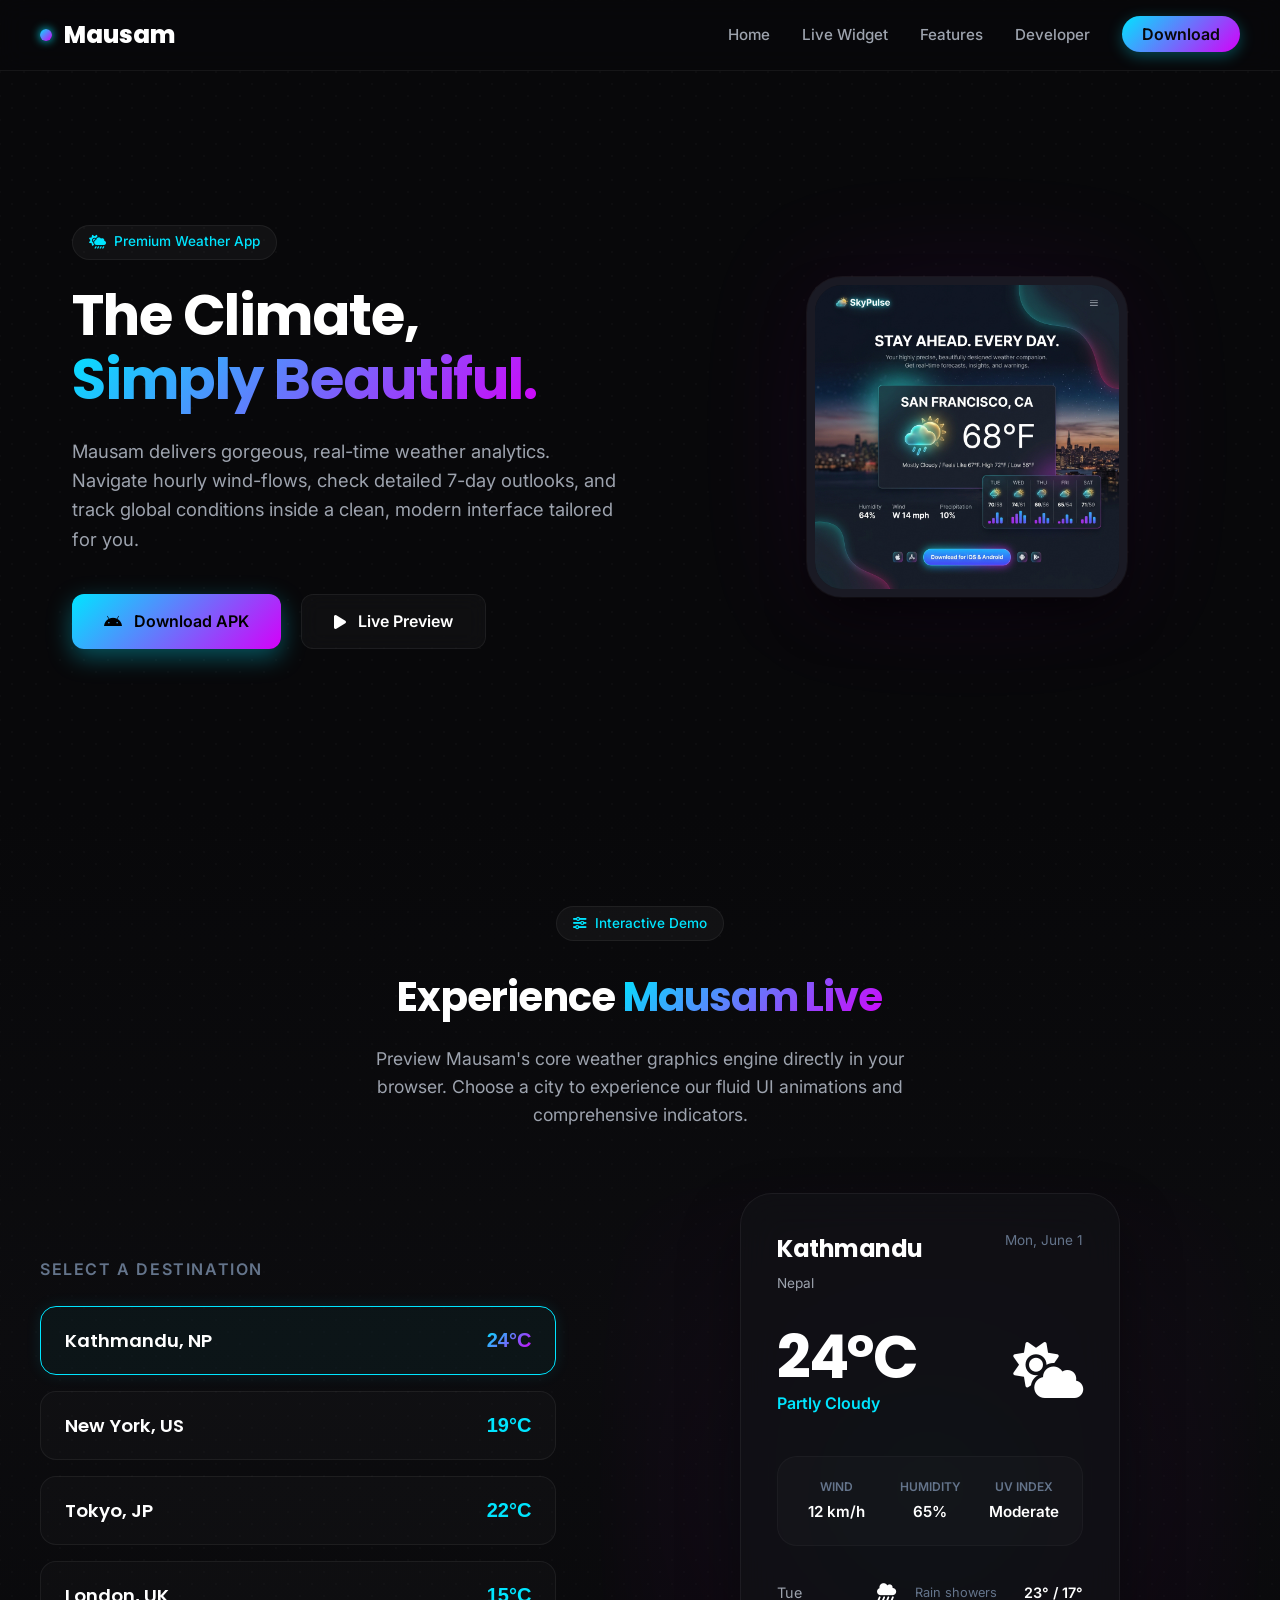
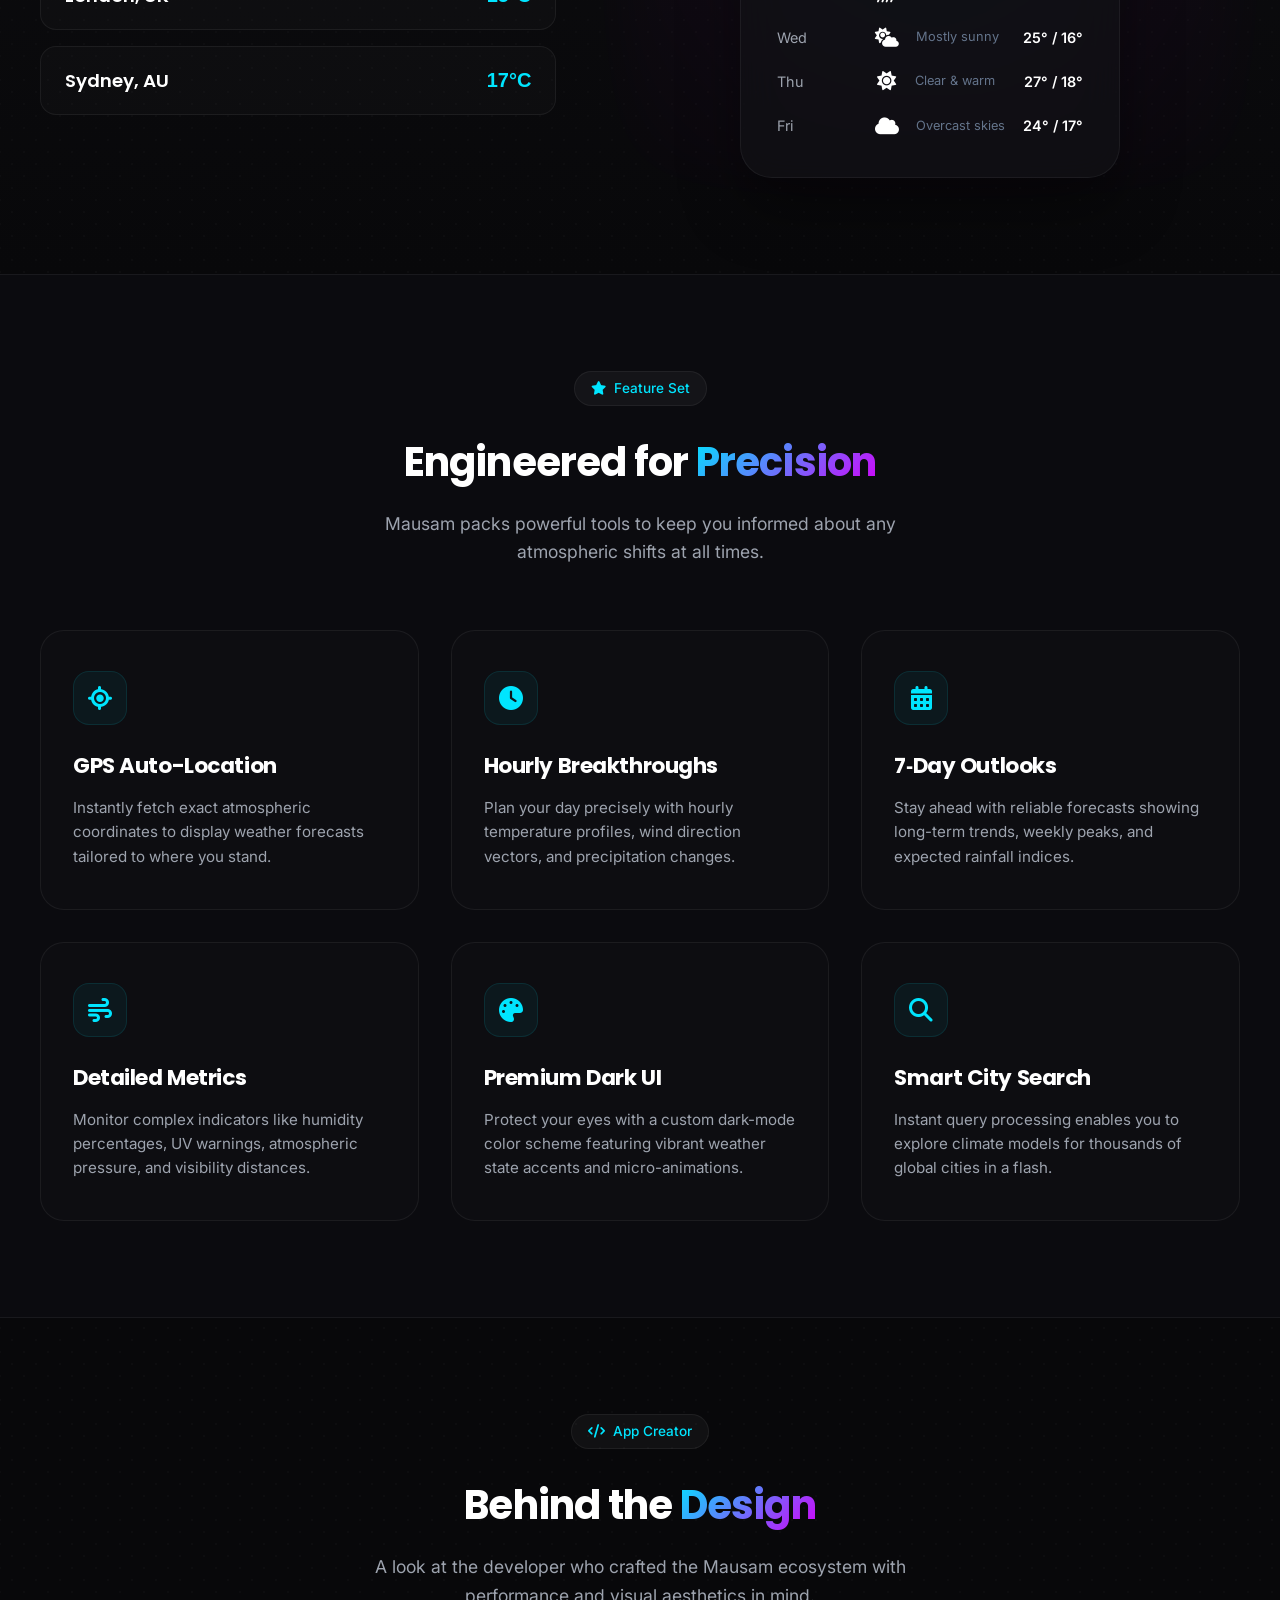
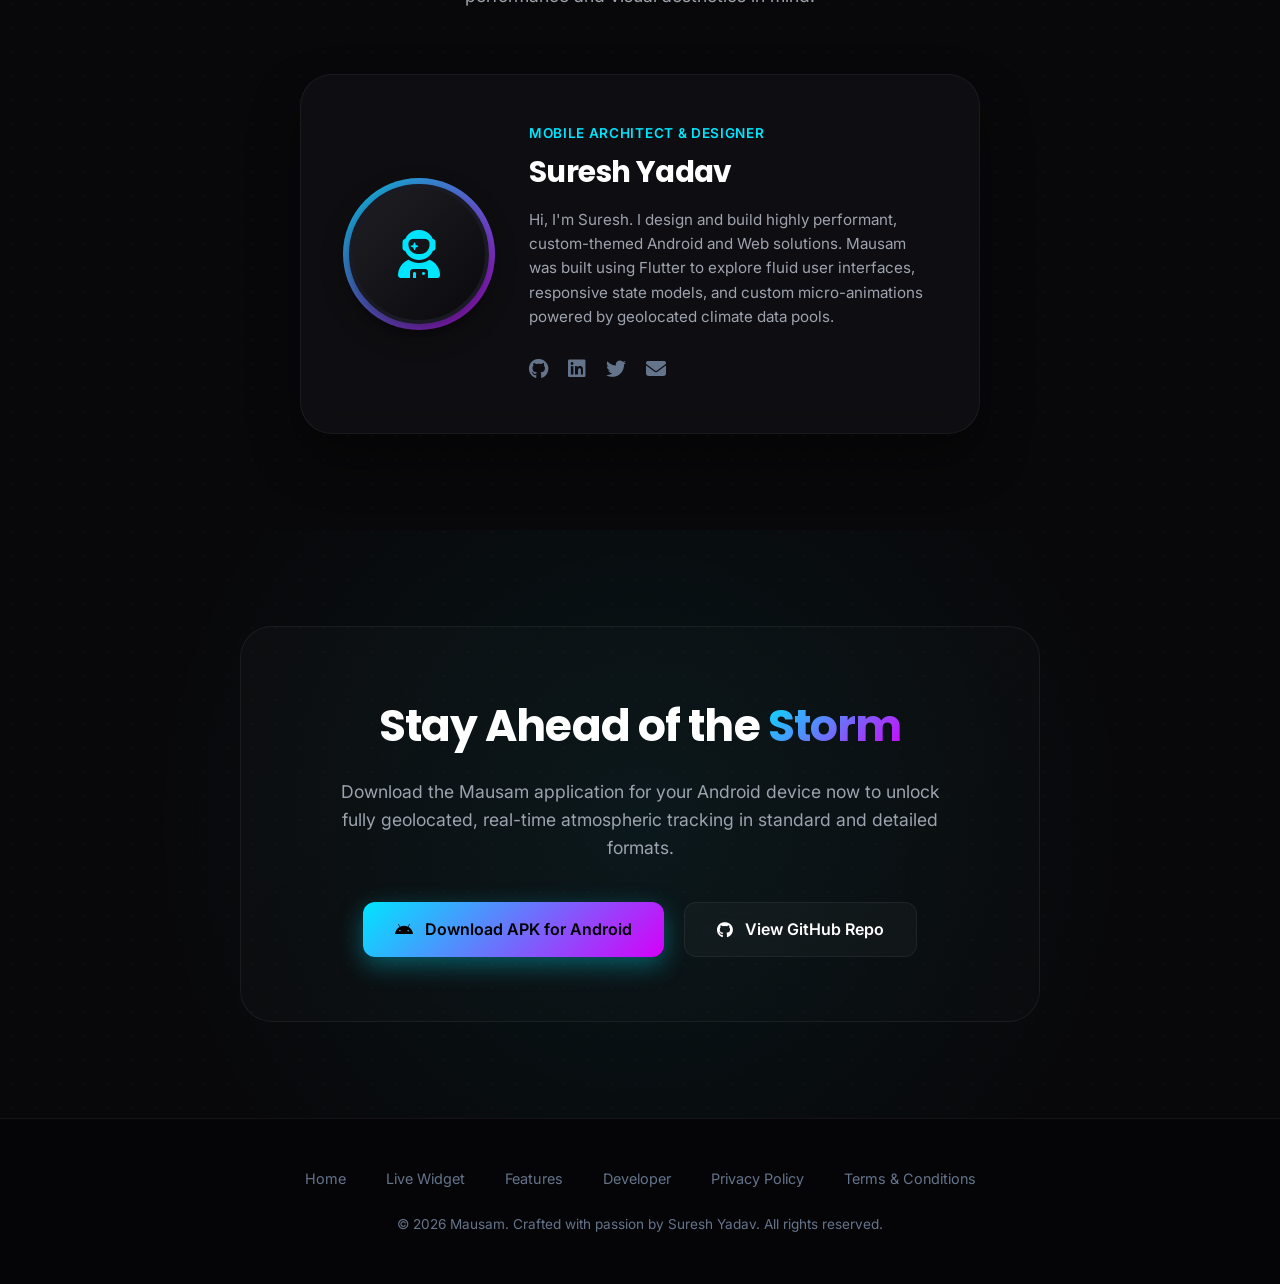
<file: website/index.html>
<!DOCTYPE html>
<html lang="en">
<head>
  <meta charset="UTF-8" />
  <meta http-equiv="X-UA-Compatible" content="IE=edge" />
  <meta name="viewport" content="width=device-width, initial-scale=1.0" />
  <title>Mausam – Beautiful Weather Forecasting App</title>
  <meta name="description" content="Experience premium weather forecasting with Mausam. Get precise local location-based weather, 7-day outlooks, hourly breakdowns, and robust meteorological indicators in a gorgeous interface." />
  
  <!-- Font Awesome Icons -->
  <link rel="stylesheet" href="https://cdnjs.cloudflare.com/ajax/libs/font-awesome/6.4.0/css/all.min.css" />
  
  <!-- Main Stylesheet -->
  <link rel="stylesheet" href="style.css" />
</head>
<body>

  <!-- Navigation Bar -->
  <nav class="navbar">
    <div class="nav-container">
      <a href="#" class="nav-logo">
        <div class="nav-logo-dot"></div>
        <span>Mausam</span>
      </a>
      
      <ul class="nav-menu" id="nav-menu">
        <li><a href="#" class="nav-link">Home</a></li>
        <li><a href="#demo" class="nav-link">Live Widget</a></li>
        <li><a href="#features" class="nav-link">Features</a></li>
        <li><a href="#developer" class="nav-link">Developer</a></li>
        <li><a href="#download" class="nav-btn">Download</a></li>
      </ul>
      
      <div class="menu-toggle" id="menu-toggle">
        <span></span>
        <span></span>
        <span></span>
      </div>
    </div>
  </nav>

  <!-- Hero Section -->
  <header class="hero">
    <div class="hero-info">
      <div class="badge">
        <i class="fa-solid fa-cloud-sun-rain"></i> Premium Weather App
      </div>
      <h1>The Climate,<br><span class="gradient-text">Simply Beautiful.</span></h1>
      <p>Mausam delivers gorgeous, real-time weather analytics. Navigate hourly wind-flows, check detailed 7-day outlooks, and track global conditions inside a clean, modern interface tailored for you.</p>
      
      <div class="cta-group">
        <a href="#download" class="btn btn-primary">
          <i class="fa-brands fa-android"></i> Download APK
        </a>
        <a href="#demo" class="btn btn-secondary">
          <i class="fa-solid fa-play"></i> Live Preview
        </a>
      </div>
    </div>
    
    <div class="hero-display">
      <div class="hero-bg-glow"></div>
      <div class="mockup-container">
        <div class="mockup-frame">
          <!-- We place the weather hero png provided by the user inside a mobile frame -->
          <img src="weather_hero_1780329865865.png" alt="Mausam App Dashboard Showcase" />
        </div>
      </div>
    </div>
  </header>

  <!-- Interactive Live Weather Section -->
  <section class="interactive-section" id="demo">
    <div class="section-container">
      <div class="section-header">
        <div class="badge"><i class="fa-solid fa-sliders"></i> Interactive Demo</div>
        <h2>Experience <span class="gradient-text">Mausam Live</span></h2>
        <p>Preview Mausam's core weather graphics engine directly in your browser. Choose a city to experience our fluid UI animations and comprehensive indicators.</p>
      </div>
      
      <div class="widget-layout">
        <!-- City Selector Buttons -->
        <div class="city-selector">
          <div class="city-selector-title">Select a Destination</div>
          
          <button class="city-btn active" data-city="kathmandu">
            <span class="city-btn-name">Kathmandu, NP</span>
            <span class="city-btn-temp">24°C</span>
          </button>
          
          <button class="city-btn" data-city="newyork">
            <span class="city-btn-name">New York, US</span>
            <span class="city-btn-temp">19°C</span>
          </button>
          
          <button class="city-btn" data-city="tokyo">
            <span class="city-btn-name">Tokyo, JP</span>
            <span class="city-btn-temp">22°C</span>
          </button>
          
          <button class="city-btn" data-city="london">
            <span class="city-btn-name">London, UK</span>
            <span class="city-btn-temp">15°C</span>
          </button>
          
          <button class="city-btn" data-city="sydney">
            <span class="city-btn-name">Sydney, AU</span>
            <span class="city-btn-temp">17°C</span>
          </button>
        </div>
        
        <!-- Live Glassmorphic Widget Card -->
        <div class="weather-showcase">
          <div class="weather-widget-glow" id="widget-glow"></div>
          <div class="weather-widget">
            <div class="widget-header">
              <div class="widget-location">
                <h3 id="w-city">Kathmandu</h3>
                <span id="w-country">Nepal</span>
              </div>
              <div class="widget-date" id="w-date">Mon, June 1</div>
            </div>
            
            <div class="widget-main">
              <div class="widget-temp-block">
                <span class="widget-temp" id="w-temp">24°C</span>
                <span class="widget-desc" id="w-desc">Partly Cloudy</span>
              </div>
              <div class="widget-icon-container" id="w-icon">
                <i class="fa-solid fa-cloud-sun"></i>
              </div>
            </div>
            
            <!-- Key Metrics Panel -->
            <div class="widget-metrics">
              <div class="metric-item">
                <span class="metric-label">Wind</span>
                <span class="metric-val" id="w-wind">12 km/h</span>
              </div>
              <div class="metric-item">
                <span class="metric-label">Humidity</span>
                <span class="metric-val" id="w-humidity">65%</span>
              </div>
              <div class="metric-item">
                <span class="metric-label">UV Index</span>
                <span class="metric-val" id="w-uv">Moderate</span>
              </div>
            </div>
            
            <!-- Weekly Forecast Component -->
            <div class="widget-forecast" id="w-forecast">
              <!-- Dynamically populated rows in script.js -->
            </div>
          </div>
        </div>
      </div>
    </div>
  </section>

  <!-- Key Features Showcase Section -->
  <section class="features-section" id="features">
    <div class="section-container">
      <div class="section-header">
        <div class="badge"><i class="fa-solid fa-star"></i> Feature Set</div>
        <h2>Engineered for <span class="gradient-text">Precision</span></h2>
        <p>Mausam packs powerful tools to keep you informed about any atmospheric shifts at all times.</p>
      </div>
      
      <div class="features-grid">
        <!-- Feature 1 -->
        <div class="feature-card">
          <div class="feature-icon-box">
            <i class="fa-solid fa-location-crosshairs"></i>
          </div>
          <h3>GPS Auto-Location</h3>
          <p>Instantly fetch exact atmospheric coordinates to display weather forecasts tailored to where you stand.</p>
        </div>
        
        <!-- Feature 2 -->
        <div class="feature-card">
          <div class="feature-icon-box">
            <i class="fa-solid fa-clock"></i>
          </div>
          <h3>Hourly Breakthroughs</h3>
          <p>Plan your day precisely with hourly temperature profiles, wind direction vectors, and precipitation changes.</p>
        </div>
        
        <!-- Feature 3 -->
        <div class="feature-card">
          <div class="feature-icon-box">
            <i class="fa-solid fa-calendar-days"></i>
          </div>
          <h3>7‑Day Outlooks</h3>
          <p>Stay ahead with reliable forecasts showing long-term trends, weekly peaks, and expected rainfall indices.</p>
        </div>
        
        <!-- Feature 4 -->
        <div class="feature-card">
          <div class="feature-icon-box">
            <i class="fa-solid fa-wind"></i>
          </div>
          <h3>Detailed Metrics</h3>
          <p>Monitor complex indicators like humidity percentages, UV warnings, atmospheric pressure, and visibility distances.</p>
        </div>
        
        <!-- Feature 5 -->
        <div class="feature-card">
          <div class="feature-icon-box">
            <i class="fa-solid fa-palette"></i>
          </div>
          <h3>Premium Dark UI</h3>
          <p>Protect your eyes with a custom dark-mode color scheme featuring vibrant weather state accents and micro-animations.</p>
        </div>
        
        <!-- Feature 6 -->
        <div class="feature-card">
          <div class="feature-icon-box">
            <i class="fa-solid fa-magnifying-glass"></i>
          </div>
          <h3>Smart City Search</h3>
          <p>Instant query processing enables you to explore climate models for thousands of global cities in a flash.</p>
        </div>
      </div>
    </div>
  </section>

  <!-- Developer Profile Section -->
  <section class="developer-section" id="developer">
    <div class="section-container">
      <div class="section-header">
        <div class="badge"><i class="fa-solid fa-code"></i> App Creator</div>
        <h2>Behind the <span class="gradient-text">Design</span></h2>
        <p>A look at the developer who crafted the Mausam ecosystem with performance and visual aesthetics in mind.</p>
      </div>
      
      <div class="developer-card">
        <div class="developer-avatar-container">
          <div class="developer-avatar-glow"></div>
          <!-- Premium visual avatar fallback (user icon inside a circular container or nice stock illustration) -->
          <div class="developer-avatar" style="background: linear-gradient(135deg, #1e1e24 0%, #0a0a0d 100%); display: flex; align-items: center; justify-content: center; color: var(--accent-primary); font-size: 3rem;">
            <i class="fa-solid fa-user-astronaut"></i>
          </div>
        </div>
        
        <div class="developer-details">
          <div class="developer-role">Mobile Architect &amp; Designer</div>
          <h3 class="developer-name">Suresh Yadav</h3>
          <p class="developer-bio">Hi, I'm Suresh. I design and build highly performant, custom-themed Android and Web solutions. Mausam was built using Flutter to explore fluid user interfaces, responsive state models, and custom micro-animations powered by geolocated climate data pools.</p>
          
          <div class="developer-socials">
            <a href="https://github.com" target="_blank" class="social-link" title="GitHub">
              <i class="fa-brands fa-github"></i>
            </a>
            <a href="https://linkedin.com" target="_blank" class="social-link" title="LinkedIn">
              <i class="fa-brands fa-linkedin"></i>
            </a>
            <a href="https://twitter.com" target="_blank" class="social-link" title="Twitter">
              <i class="fa-brands fa-twitter"></i>
            </a>
            <a href="mailto:suresh@example.com" class="social-link" title="Email Suresh">
              <i class="fa-solid fa-envelope"></i>
            </a>
          </div>
        </div>
      </div>
    </div>
  </section>

  <!-- Call to Action (Download) -->
  <section class="cta-section" id="download">
    <div class="cta-box">
      <h2>Stay Ahead of the <span class="gradient-text">Storm</span></h2>
      <p>Download the Mausam application for your Android device now to unlock fully geolocated, real-time atmospheric tracking in standard and detailed formats.</p>
      
      <div class="cta-group">
        <a href="#" class="btn btn-primary">
          <i class="fa-brands fa-android"></i> Download APK for Android
        </a>
        <a href="https://github.com" target="_blank" class="btn btn-secondary">
          <i class="fa-brands fa-github"></i> View GitHub Repo
        </a>
      </div>
    </div>
  </section>

  <!-- Footer -->
  <footer class="footer">
    <div class="footer-container">
      <div class="footer-nav">
        <a href="#" class="footer-nav-link">Home</a>
        <a href="#demo" class="footer-nav-link">Live Widget</a>
        <a href="#features" class="footer-nav-link">Features</a>
        <a href="#developer" class="footer-nav-link">Developer</a>
        <a href="privacy.html" class="footer-nav-link">Privacy Policy</a>
        <a href="terms.html" class="footer-nav-link">Terms &amp; Conditions</a>
      </div>
      <p class="footer-copyright">© 2026 Mausam. Crafted with passion by Suresh Yadav. All rights reserved.</p>
    </div>
  </footer>

  <!-- Script for Interactive Engine -->
  <script src="script.js"></script>
</body>
</html>
</file>
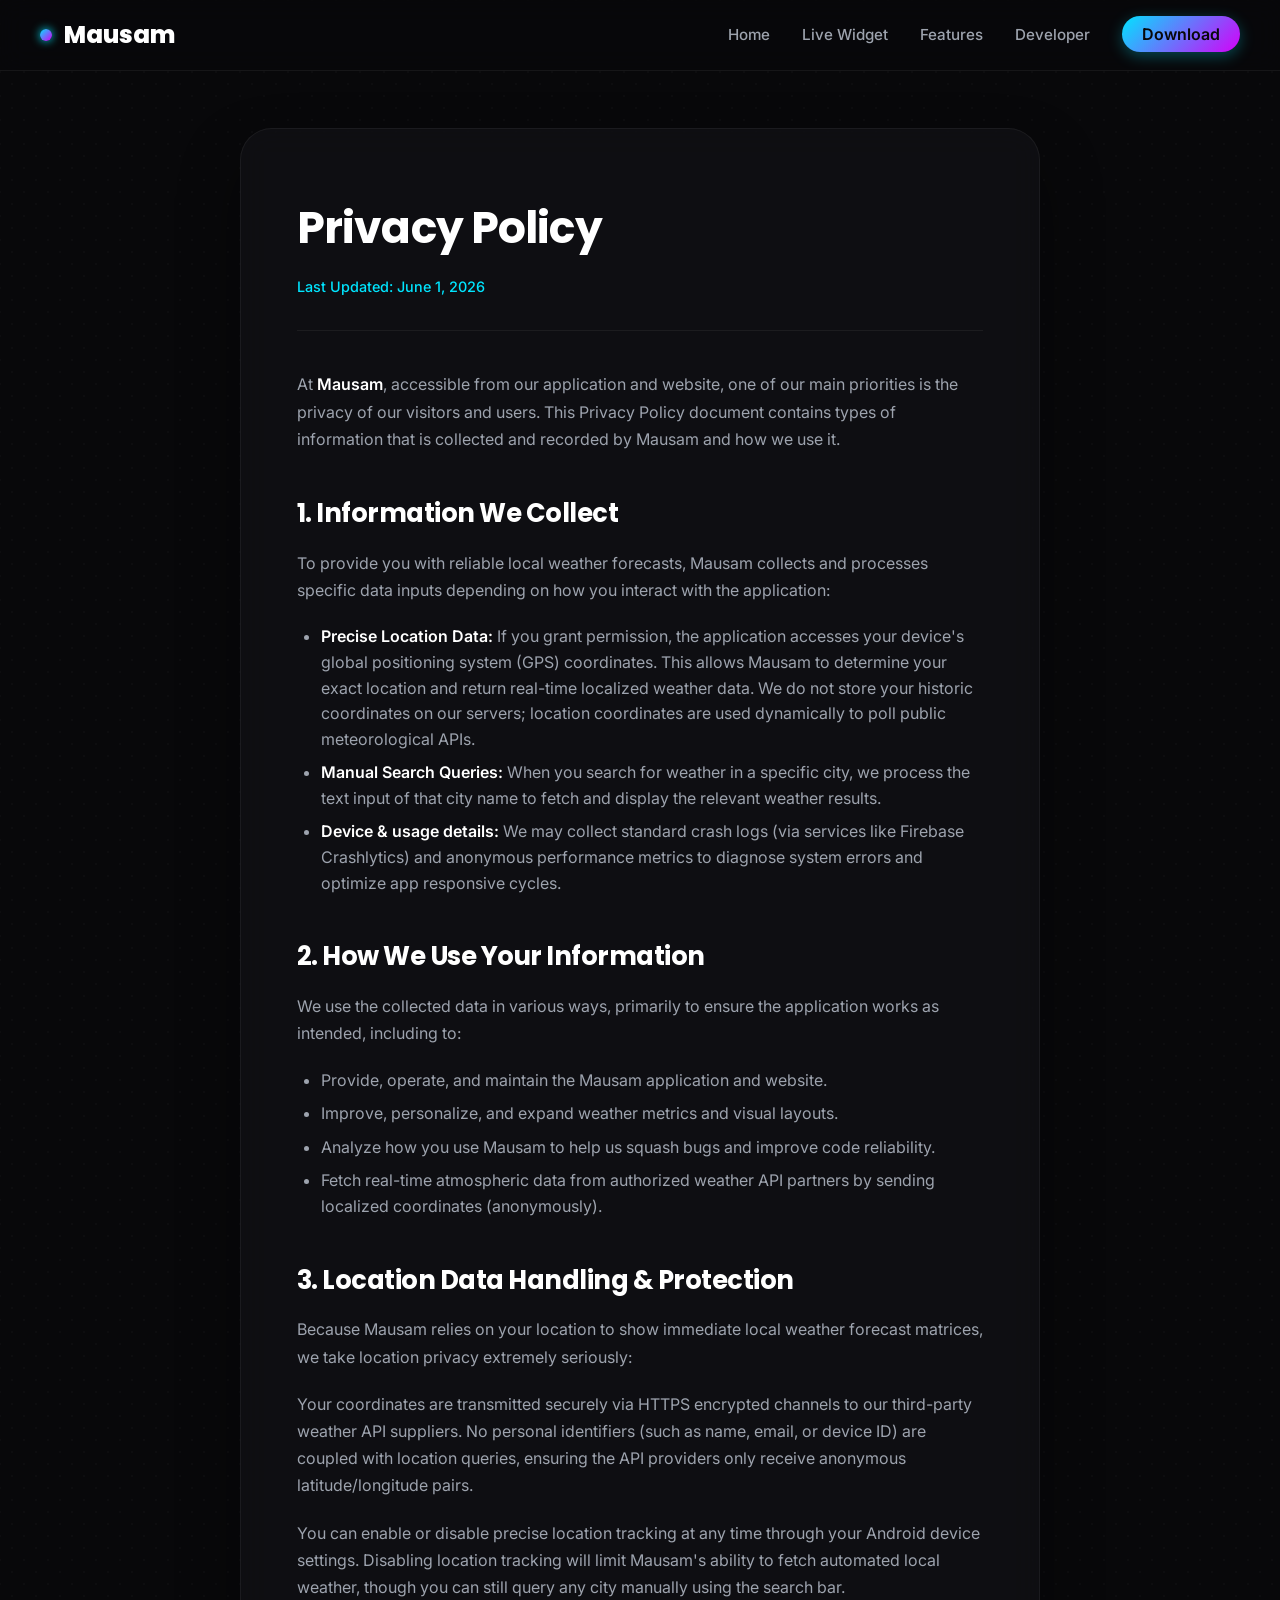
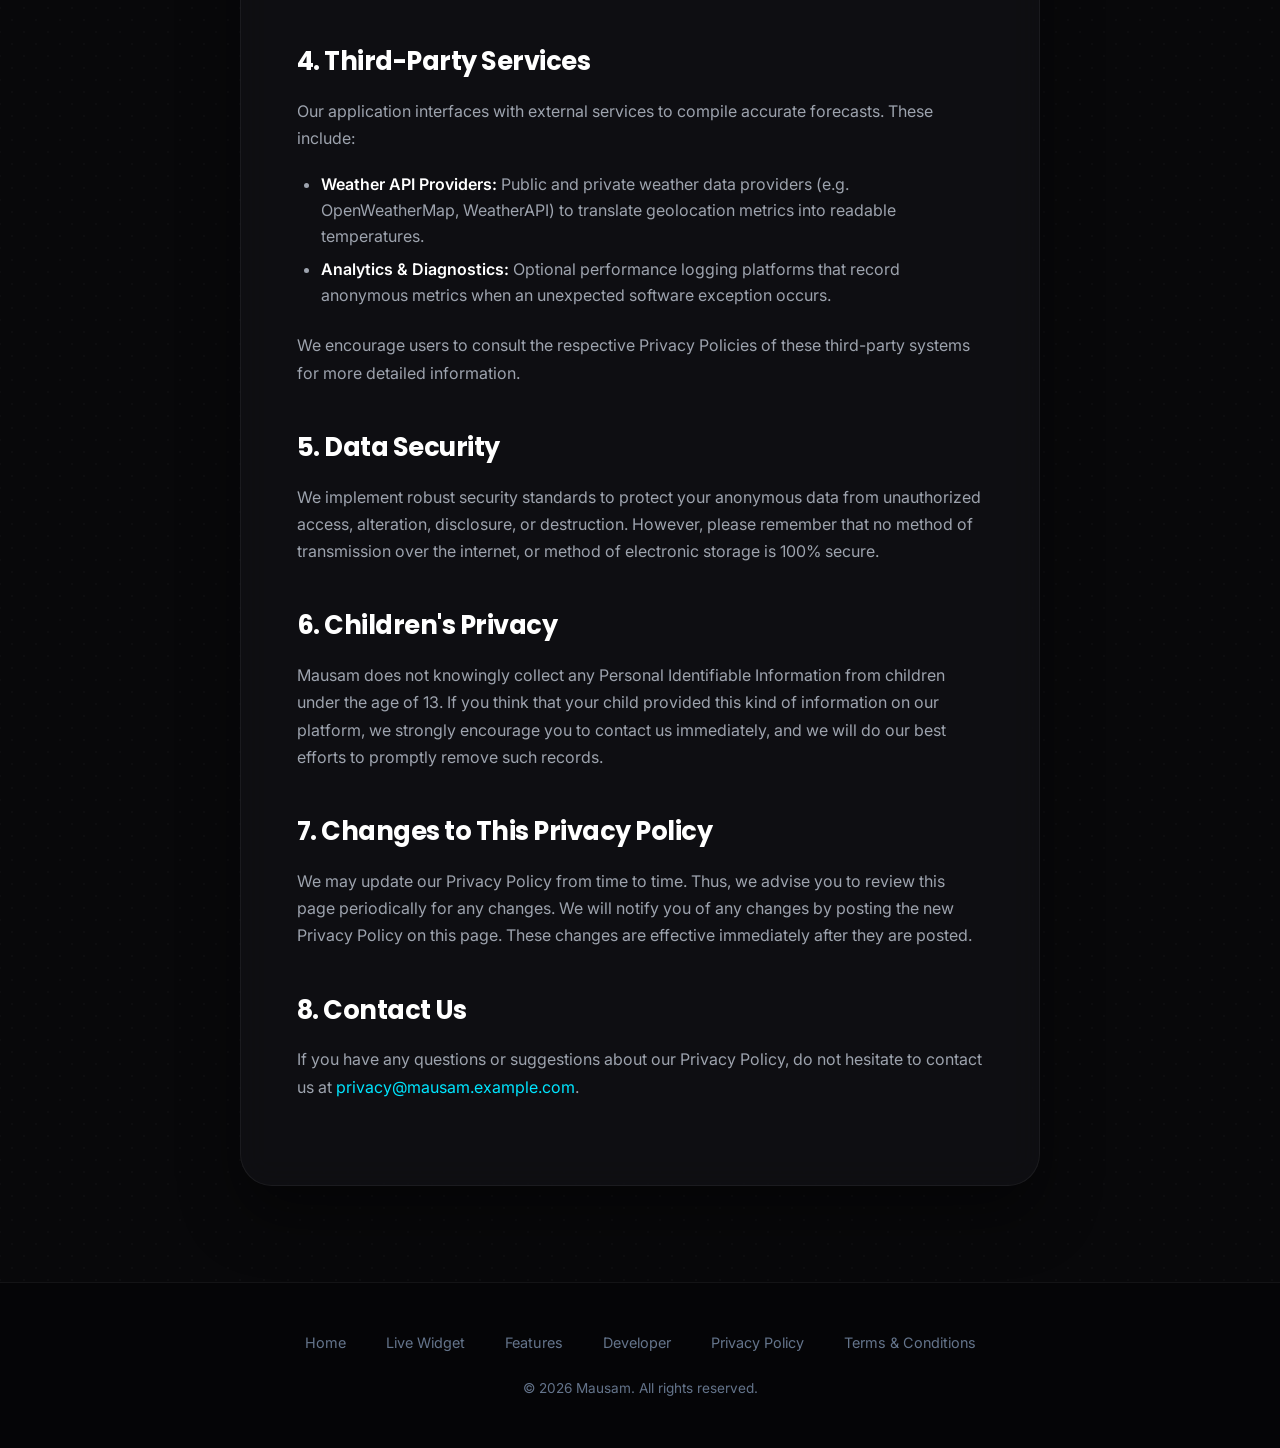
<file: website/privacy.html>
<!DOCTYPE html>
<html lang="en">
<head>
  <meta charset="UTF-8" />
  <meta http-equiv="X-UA-Compatible" content="IE=edge" />
  <meta name="viewport" content="width=device-width, initial-scale=1.0" />
  <title>Privacy Policy – Mausam Weather App</title>
  
  <!-- Font Awesome Icons -->
  <link rel="stylesheet" href="https://cdnjs.cloudflare.com/ajax/libs/font-awesome/6.4.0/css/all.min.css" />
  
  <!-- Main Stylesheet -->
  <link rel="stylesheet" href="style.css" />
</head>
<body>

  <!-- Navigation Bar -->
  <nav class="navbar" style="position: absolute;">
    <div class="nav-container">
      <a href="index.html" class="nav-logo">
        <div class="nav-logo-dot"></div>
        <span>Mausam</span>
      </a>
      
      <ul class="nav-menu" id="nav-menu">
        <li><a href="index.html" class="nav-link">Home</a></li>
        <li><a href="index.html#demo" class="nav-link">Live Widget</a></li>
        <li><a href="index.html#features" class="nav-link">Features</a></li>
        <li><a href="index.html#developer" class="nav-link">Developer</a></li>
        <li><a href="index.html#download" class="nav-btn">Download</a></li>
      </ul>
    </div>
  </nav>

  <!-- Legal Container -->
  <main class="legal-page">
    <div class="legal-container">
      <div class="legal-header">
        <h1>Privacy Policy</h1>
        <div class="legal-meta">Last Updated: June 1, 2026</div>
      </div>
      
      <div class="legal-content">
        <p>At <strong>Mausam</strong>, accessible from our application and website, one of our main priorities is the privacy of our visitors and users. This Privacy Policy document contains types of information that is collected and recorded by Mausam and how we use it.</p>
        
        <h2>1. Information We Collect</h2>
        <p>To provide you with reliable local weather forecasts, Mausam collects and processes specific data inputs depending on how you interact with the application:</p>
        <ul>
          <li><strong>Precise Location Data:</strong> If you grant permission, the application accesses your device's global positioning system (GPS) coordinates. This allows Mausam to determine your exact location and return real-time localized weather data. We do not store your historic coordinates on our servers; location coordinates are used dynamically to poll public meteorological APIs.</li>
          <li><strong>Manual Search Queries:</strong> When you search for weather in a specific city, we process the text input of that city name to fetch and display the relevant weather results.</li>
          <li><strong>Device & usage details:</strong> We may collect standard crash logs (via services like Firebase Crashlytics) and anonymous performance metrics to diagnose system errors and optimize app responsive cycles.</li>
        </ul>

        <h2>2. How We Use Your Information</h2>
        <p>We use the collected data in various ways, primarily to ensure the application works as intended, including to:</p>
        <ul>
          <li>Provide, operate, and maintain the Mausam application and website.</li>
          <li>Improve, personalize, and expand weather metrics and visual layouts.</li>
          <li>Analyze how you use Mausam to help us squash bugs and improve code reliability.</li>
          <li>Fetch real-time atmospheric data from authorized weather API partners by sending localized coordinates (anonymously).</li>
        </ul>

        <h2>3. Location Data Handling & Protection</h2>
        <p>Because Mausam relies on your location to show immediate local weather forecast matrices, we take location privacy extremely seriously:</p>
        <p>Your coordinates are transmitted securely via HTTPS encrypted channels to our third-party weather API suppliers. No personal identifiers (such as name, email, or device ID) are coupled with location queries, ensuring the API providers only receive anonymous latitude/longitude pairs.</p>
        <p>You can enable or disable precise location tracking at any time through your Android device settings. Disabling location tracking will limit Mausam's ability to fetch automated local weather, though you can still query any city manually using the search bar.</p>

        <h2>4. Third-Party Services</h2>
        <p>Our application interfaces with external services to compile accurate forecasts. These include:</p>
        <ul>
          <li><strong>Weather API Providers:</strong> Public and private weather data providers (e.g. OpenWeatherMap, WeatherAPI) to translate geolocation metrics into readable temperatures.</li>
          <li><strong>Analytics & Diagnostics:</strong> Optional performance logging platforms that record anonymous metrics when an unexpected software exception occurs.</li>
        </ul>
        <p>We encourage users to consult the respective Privacy Policies of these third-party systems for more detailed information.</p>

        <h2>5. Data Security</h2>
        <p>We implement robust security standards to protect your anonymous data from unauthorized access, alteration, disclosure, or destruction. However, please remember that no method of transmission over the internet, or method of electronic storage is 100% secure.</p>

        <h2>6. Children's Privacy</h2>
        <p>Mausam does not knowingly collect any Personal Identifiable Information from children under the age of 13. If you think that your child provided this kind of information on our platform, we strongly encourage you to contact us immediately, and we will do our best efforts to promptly remove such records.</p>

        <h2>7. Changes to This Privacy Policy</h2>
        <p>We may update our Privacy Policy from time to time. Thus, we advise you to review this page periodically for any changes. We will notify you of any changes by posting the new Privacy Policy on this page. These changes are effective immediately after they are posted.</p>

        <h2>8. Contact Us</h2>
        <p>If you have any questions or suggestions about our Privacy Policy, do not hesitate to contact us at <a href="mailto:privacy@mausam.example.com" style="color: var(--accent-primary); text-decoration: none;">privacy@mausam.example.com</a>.</p>
      </div>
    </div>
  </main>

  <!-- Footer -->
  <footer class="footer">
    <div class="footer-container">
      <div class="footer-nav">
        <a href="index.html" class="footer-nav-link">Home</a>
        <a href="index.html#demo" class="footer-nav-link">Live Widget</a>
        <a href="index.html#features" class="footer-nav-link">Features</a>
        <a href="index.html#developer" class="footer-nav-link">Developer</a>
        <a href="privacy.html" class="footer-nav-link">Privacy Policy</a>
        <a href="terms.html" class="footer-nav-link">Terms &amp; Conditions</a>
      </div>
      <p class="footer-copyright">© 2026 Mausam. All rights reserved.</p>
    </div>
  </footer>

</body>
</html>
</file>
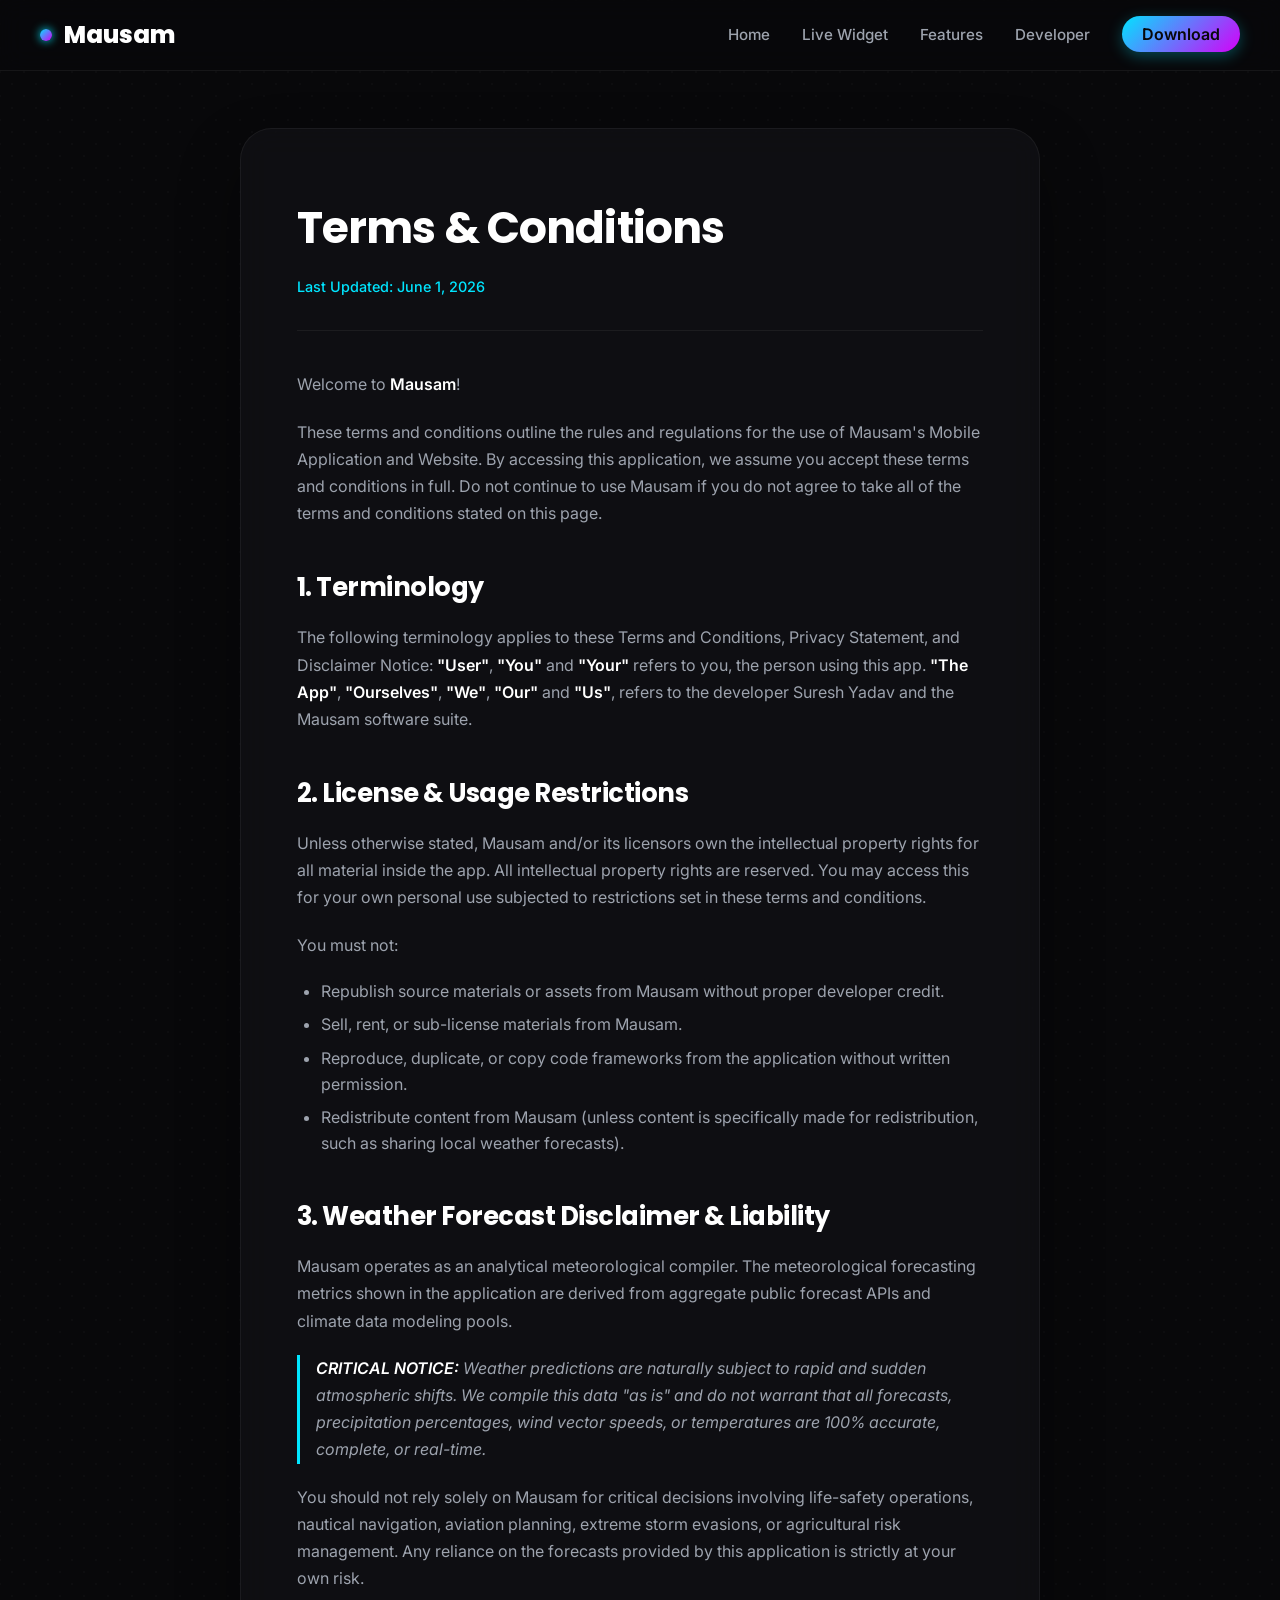
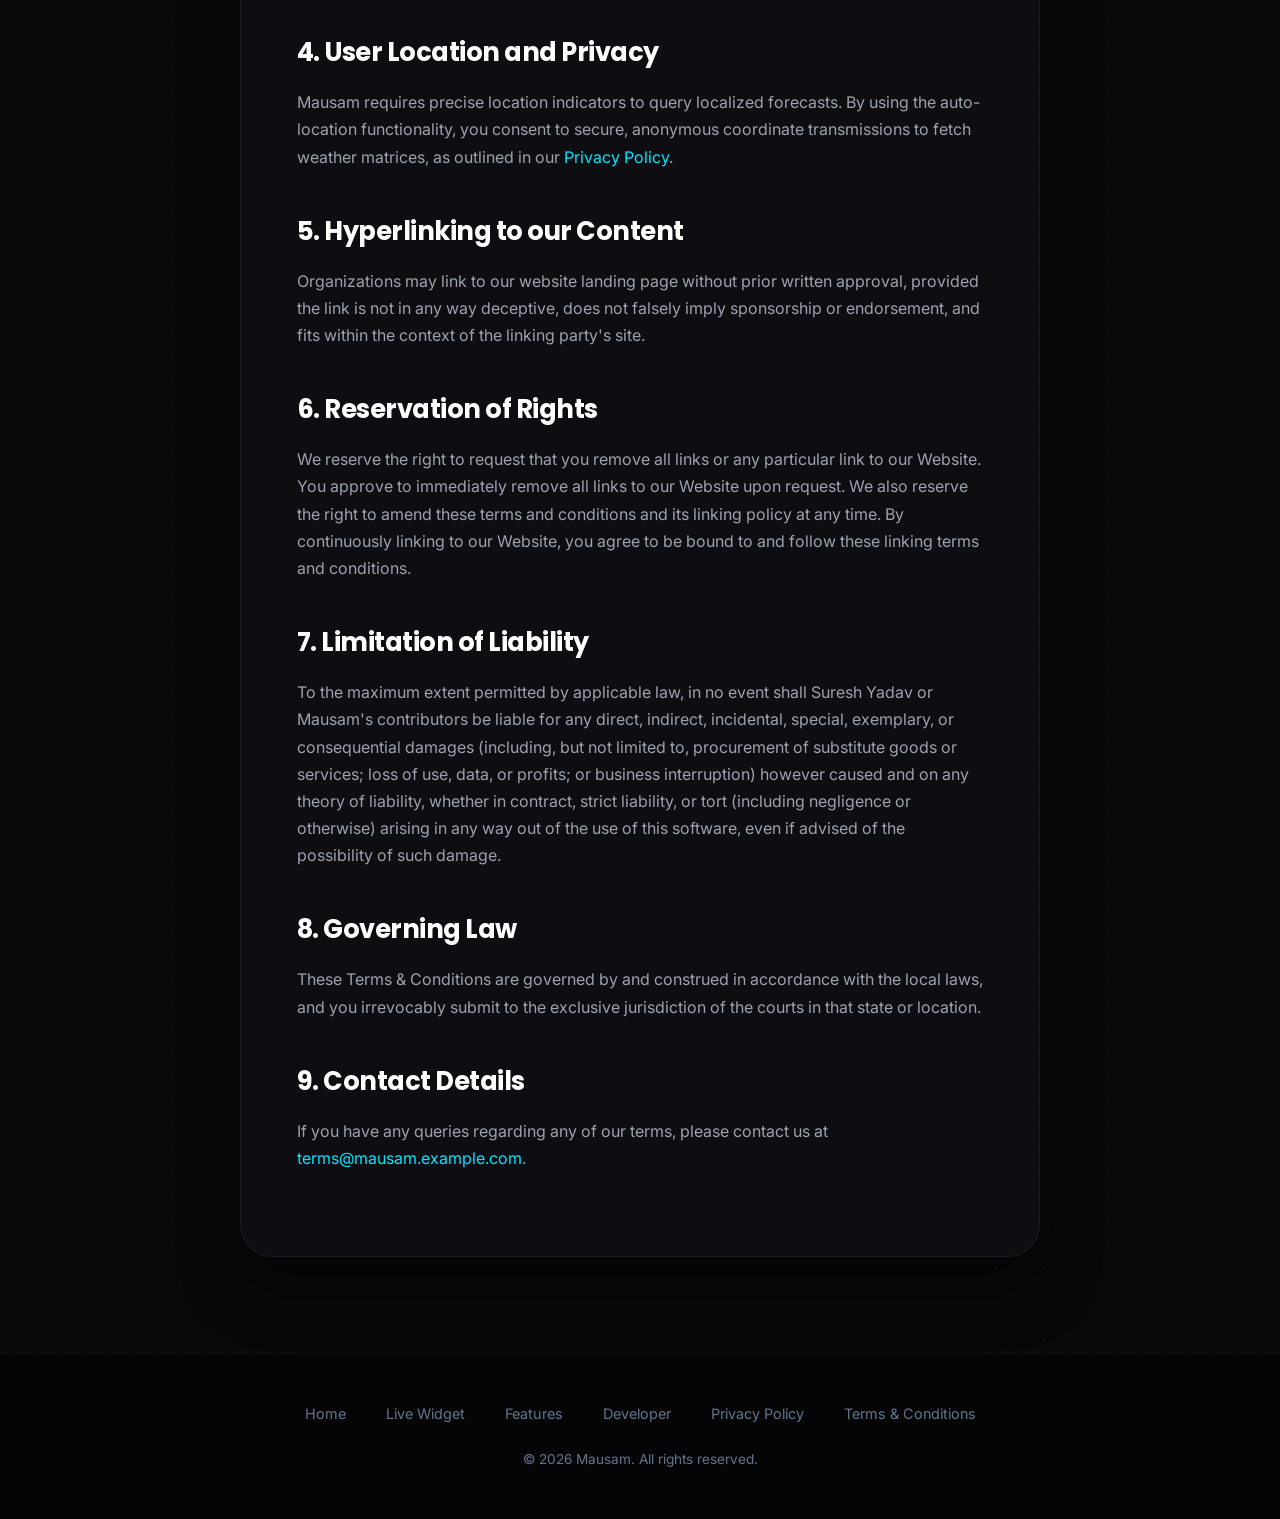
<file: website/terms.html>
<!DOCTYPE html>
<html lang="en">
<head>
  <meta charset="UTF-8" />
  <meta http-equiv="X-UA-Compatible" content="IE=edge" />
  <meta name="viewport" content="width=device-width, initial-scale=1.0" />
  <title>Terms &amp; Conditions – Mausam Weather App</title>
  
  <!-- Font Awesome Icons -->
  <link rel="stylesheet" href="https://cdnjs.cloudflare.com/ajax/libs/font-awesome/6.4.0/css/all.min.css" />
  
  <!-- Main Stylesheet -->
  <link rel="stylesheet" href="style.css" />
</head>
<body>

  <!-- Navigation Bar -->
  <nav class="navbar" style="position: absolute;">
    <div class="nav-container">
      <a href="index.html" class="nav-logo">
        <div class="nav-logo-dot"></div>
        <span>Mausam</span>
      </a>
      
      <ul class="nav-menu" id="nav-menu">
        <li><a href="index.html" class="nav-link">Home</a></li>
        <li><a href="index.html#demo" class="nav-link">Live Widget</a></li>
        <li><a href="index.html#features" class="nav-link">Features</a></li>
        <li><a href="index.html#developer" class="nav-link">Developer</a></li>
        <li><a href="index.html#download" class="nav-btn">Download</a></li>
      </ul>
    </div>
  </nav>

  <!-- Legal Container -->
  <main class="legal-page">
    <div class="legal-container">
      <div class="legal-header">
        <h1>Terms &amp; Conditions</h1>
        <div class="legal-meta">Last Updated: June 1, 2026</div>
      </div>
      
      <div class="legal-content">
        <p>Welcome to <strong>Mausam</strong>!</p>
        <p>These terms and conditions outline the rules and regulations for the use of Mausam's Mobile Application and Website. By accessing this application, we assume you accept these terms and conditions in full. Do not continue to use Mausam if you do not agree to take all of the terms and conditions stated on this page.</p>
        
        <h2>1. Terminology</h2>
        <p>The following terminology applies to these Terms and Conditions, Privacy Statement, and Disclaimer Notice: <strong>"User"</strong>, <strong>"You"</strong> and <strong>"Your"</strong> refers to you, the person using this app. <strong>"The App"</strong>, <strong>"Ourselves"</strong>, <strong>"We"</strong>, <strong>"Our"</strong> and <strong>"Us"</strong>, refers to the developer Suresh Yadav and the Mausam software suite.</p>

        <h2>2. License &amp; Usage Restrictions</h2>
        <p>Unless otherwise stated, Mausam and/or its licensors own the intellectual property rights for all material inside the app. All intellectual property rights are reserved. You may access this for your own personal use subjected to restrictions set in these terms and conditions.</p>
        <p>You must not:</p>
        <ul>
          <li>Republish source materials or assets from Mausam without proper developer credit.</li>
          <li>Sell, rent, or sub-license materials from Mausam.</li>
          <li>Reproduce, duplicate, or copy code frameworks from the application without written permission.</li>
          <li>Redistribute content from Mausam (unless content is specifically made for redistribution, such as sharing local weather forecasts).</li>
        </ul>

        <h2>3. Weather Forecast Disclaimer &amp; Liability</h2>
        <p>Mausam operates as an analytical meteorological compiler. The meteorological forecasting metrics shown in the application are derived from aggregate public forecast APIs and climate data modeling pools.</p>
        <p style="border-left: 3px solid var(--accent-primary); padding-left: 1rem; font-style: italic;"><strong>CRITICAL NOTICE:</strong> Weather predictions are naturally subject to rapid and sudden atmospheric shifts. We compile this data "as is" and do not warrant that all forecasts, precipitation percentages, wind vector speeds, or temperatures are 100% accurate, complete, or real-time.</p>
        <p>You should not rely solely on Mausam for critical decisions involving life-safety operations, nautical navigation, aviation planning, extreme storm evasions, or agricultural risk management. Any reliance on the forecasts provided by this application is strictly at your own risk.</p>

        <h2>4. User Location and Privacy</h2>
        <p>Mausam requires precise location indicators to query localized forecasts. By using the auto-location functionality, you consent to secure, anonymous coordinate transmissions to fetch weather matrices, as outlined in our <a href="privacy.html" style="color: var(--accent-primary); text-decoration: none;">Privacy Policy</a>.</p>

        <h2>5. Hyperlinking to our Content</h2>
        <p>Organizations may link to our website landing page without prior written approval, provided the link is not in any way deceptive, does not falsely imply sponsorship or endorsement, and fits within the context of the linking party's site.</p>

        <h2>6. Reservation of Rights</h2>
        <p>We reserve the right to request that you remove all links or any particular link to our Website. You approve to immediately remove all links to our Website upon request. We also reserve the right to amend these terms and conditions and its linking policy at any time. By continuously linking to our Website, you agree to be bound to and follow these linking terms and conditions.</p>

        <h2>7. Limitation of Liability</h2>
        <p>To the maximum extent permitted by applicable law, in no event shall Suresh Yadav or Mausam's contributors be liable for any direct, indirect, incidental, special, exemplary, or consequential damages (including, but not limited to, procurement of substitute goods or services; loss of use, data, or profits; or business interruption) however caused and on any theory of liability, whether in contract, strict liability, or tort (including negligence or otherwise) arising in any way out of the use of this software, even if advised of the possibility of such damage.</p>

        <h2>8. Governing Law</h2>
        <p>These Terms &amp; Conditions are governed by and construed in accordance with the local laws, and you irrevocably submit to the exclusive jurisdiction of the courts in that state or location.</p>

        <h2>9. Contact Details</h2>
        <p>If you have any queries regarding any of our terms, please contact us at <a href="mailto:terms@mausam.example.com" style="color: var(--accent-primary); text-decoration: none;">terms@mausam.example.com</a>.</p>
      </div>
    </div>
  </main>

  <!-- Footer -->
  <footer class="footer">
    <div class="footer-container">
      <div class="footer-nav">
        <a href="index.html" class="footer-nav-link">Home</a>
        <a href="index.html#demo" class="footer-nav-link">Live Widget</a>
        <a href="index.html#features" class="footer-nav-link">Features</a>
        <a href="index.html#developer" class="footer-nav-link">Developer</a>
        <a href="privacy.html" class="footer-nav-link">Privacy Policy</a>
        <a href="terms.html" class="footer-nav-link">Terms &amp; Conditions</a>
      </div>
      <p class="footer-copyright">© 2026 Mausam. All rights reserved.</p>
    </div>
  </footer>

</body>
</html>
</file>
<file: website/style.css>
/* Premium Style System for Mausam Website */
@import url('https://fonts.googleapis.com/css2?family=Inter:wght@300;400;500;600;700&family=Poppins:wght@400;500;600;700;800&display=swap');

:root {
  --bg-color: #08080a;
  --bg-dots: rgba(255, 255, 255, 0.02);
  --card-bg: #121216;
  --glass-bg: rgba(18, 18, 22, 0.7);
  --glass-border: rgba(255, 255, 255, 0.06);
  --accent-primary: #00e5ff; /* Vibrant cyan */
  --accent-secondary: #d500f9; /* Vibrant pink */
  --accent-gradient: linear-gradient(135deg, var(--accent-primary), var(--accent-secondary));
  --accent-glow: rgba(0, 229, 255, 0.25);
  --text-primary: #ffffff;
  --text-secondary: #9da3ae;
  --text-muted: #64748b;
  --font-sans: 'Inter', sans-serif;
  --font-display: 'Poppins', sans-serif;
  --max-width: 1200px;
  --transition-smooth: all 0.4s cubic-bezier(0.16, 1, 0.3, 1);
}

* {
  margin: 0;
  padding: 0;
  box-sizing: border-box;
}

html {
  scroll-behavior: smooth;
}

body {
  background-color: var(--bg-color);
  background-image: 
    radial-gradient(var(--bg-dots) 1px, transparent 0),
    radial-gradient(var(--bg-dots) 1px, transparent 0);
  background-size: 24px 24px;
  background-position: 0 0, 12px 12px;
  color: var(--text-primary);
  font-family: var(--font-sans);
  line-height: 1.6;
  overflow-x: hidden;
}

/* Animations */
@keyframes float {
  0% { transform: translateY(0px) rotate(0deg); }
  50% { transform: translateY(-12px) rotate(1deg); }
  100% { transform: translateY(0px) rotate(0deg); }
}

@keyframes pulseGlow {
  0% { box-shadow: 0 0 15px rgba(0, 229, 255, 0.15); }
  50% { box-shadow: 0 0 30px rgba(213, 0, 249, 0.3); }
  100% { box-shadow: 0 0 15px rgba(0, 229, 255, 0.15); }
}

@keyframes fadeIn {
  from { opacity: 0; transform: translateY(20px); }
  to { opacity: 1; transform: translateY(0); }
}

/* Typographical & Layout Defaults */
h1, h2, h3, h4 {
  font-family: var(--font-display);
  font-weight: 700;
  letter-spacing: -0.02em;
}

.gradient-text {
  background: var(--accent-gradient);
  -webkit-background-clip: text;
  -webkit-text-fill-color: transparent;
}

/* Premium Navigation Bar */
.navbar {
  position: fixed;
  top: 0;
  left: 0;
  width: 100%;
  z-index: 1000;
  background: rgba(8, 8, 10, 0.8);
  backdrop-filter: blur(12px);
  -webkit-backdrop-filter: blur(12px);
  border-bottom: 1px solid var(--glass-border);
  padding: 1rem 2rem;
  transition: var(--transition-smooth);
}

.nav-container {
  max-width: var(--max-width);
  margin: 0 auto;
  display: flex;
  justify-content: space-between;
  align-items: center;
}

.nav-logo {
  display: flex;
  align-items: center;
  gap: 0.75rem;
  text-decoration: none;
  font-family: var(--font-display);
  font-size: 1.5rem;
  font-weight: 800;
  color: var(--text-primary);
}

.nav-logo-dot {
  width: 12px;
  height: 12px;
  background: var(--accent-gradient);
  border-radius: 50%;
  box-shadow: 0 0 10px var(--accent-primary);
}

.nav-menu {
  display: flex;
  gap: 2rem;
  list-style: none;
  align-items: center;
}

.nav-link {
  color: var(--text-secondary);
  text-decoration: none;
  font-size: 0.95rem;
  font-weight: 500;
  transition: var(--transition-smooth);
  position: relative;
}

.nav-link::after {
  content: '';
  position: absolute;
  bottom: -4px;
  left: 0;
  width: 0;
  height: 2px;
  background: var(--accent-gradient);
  transition: var(--transition-smooth);
}

.nav-link:hover {
  color: var(--text-primary);
}

.nav-link:hover::after {
  width: 100%;
}

.nav-btn {
  background: var(--accent-gradient);
  color: var(--bg-color);
  padding: 0.5rem 1.25rem;
  border-radius: 2rem;
  font-weight: 600;
  text-decoration: none;
  box-shadow: 0 4px 15px rgba(0, 229, 255, 0.3);
  transition: var(--transition-smooth);
}

.nav-btn:hover {
  transform: translateY(-2px);
  box-shadow: 0 6px 20px rgba(213, 0, 249, 0.4);
}

.menu-toggle {
  display: none;
  flex-direction: column;
  gap: 6px;
  cursor: pointer;
  z-index: 1100;
}

.menu-toggle span {
  width: 25px;
  height: 2px;
  background: var(--text-primary);
  transition: var(--transition-smooth);
}

/* Hero Section */
.hero {
  padding: 9rem 2rem 5rem;
  max-width: var(--max-width);
  margin: 0 auto;
  display: grid;
  grid-template-columns: 1.1fr 0.9fr;
  gap: 4rem;
  align-items: center;
  min-height: 90vh;
}

.hero-info {
  animation: fadeIn 0.8s ease-out;
}

.badge {
  display: inline-flex;
  align-items: center;
  gap: 0.5rem;
  padding: 0.35rem 1rem;
  background: rgba(255, 255, 255, 0.04);
  border: 1px solid var(--glass-border);
  border-radius: 2rem;
  font-size: 0.85rem;
  color: var(--accent-primary);
  font-weight: 500;
  margin-bottom: 1.5rem;
}

.hero-info h1 {
  font-size: 3.5rem;
  line-height: 1.15;
  margin-bottom: 1.5rem;
}

.hero-info p {
  font-size: 1.15rem;
  color: var(--text-secondary);
  margin-bottom: 2.5rem;
  max-width: 550px;
}

.cta-group {
  display: flex;
  gap: 1.25rem;
  flex-wrap: wrap;
}

.btn {
  display: inline-flex;
  align-items: center;
  justify-content: center;
  gap: 0.75rem;
  padding: 0.85rem 2rem;
  border-radius: 0.75rem;
  font-weight: 600;
  text-decoration: none;
  font-size: 1rem;
  transition: var(--transition-smooth);
  border: none;
  cursor: pointer;
}

.btn-primary {
  background: var(--accent-gradient);
  color: #000;
  box-shadow: 0 8px 24px rgba(0, 229, 255, 0.35);
}

.btn-primary:hover {
  transform: translateY(-3px);
  box-shadow: 0 12px 30px rgba(213, 0, 249, 0.5);
}

.btn-secondary {
  background: rgba(255, 255, 255, 0.03);
  color: var(--text-primary);
  border: 1px solid var(--glass-border);
  backdrop-filter: blur(10px);
}

.btn-secondary:hover {
  background: rgba(255, 255, 255, 0.08);
  border-color: var(--accent-primary);
  transform: translateY(-3px);
}

.hero-display {
  display: flex;
  justify-content: center;
  align-items: center;
  position: relative;
  animation: fadeIn 1s ease-out 0.2s backwards;
}

.hero-bg-glow {
  position: absolute;
  width: 400px;
  height: 400px;
  background: radial-gradient(circle, rgba(0, 229, 255, 0.12) 0%, rgba(213, 0, 249, 0.05) 50%, transparent 100%);
  filter: blur(40px);
  z-index: -1;
  pointer-events: none;
}

.mockup-container {
  position: relative;
  width: 100%;
  max-width: 320px;
  animation: float 6s ease-in-out infinite;
}

.mockup-frame {
  width: 100%;
  border-radius: 2.2rem;
  border: 8px solid #1a1a24;
  box-shadow: 
    0 25px 50px -12px rgba(0, 0, 0, 0.7),
    0 0 0 1px var(--glass-border);
  overflow: hidden;
  background-color: var(--card-bg);
  display: block;
}

.mockup-frame img {
  width: 100%;
  height: auto;
  display: block;
}

/* Interactive Weather Section */
.interactive-section {
  padding: 6rem 2rem;
  background: linear-gradient(180deg, transparent, rgba(18, 18, 22, 0.4) 50%, transparent);
}

.section-container {
  max-width: var(--max-width);
  margin: 0 auto;
}

.section-header {
  text-align: center;
  margin-bottom: 4rem;
}

.section-header h2 {
  font-size: 2.5rem;
  margin-bottom: 1rem;
}

.section-header p {
  font-size: 1.1rem;
  color: var(--text-secondary);
  max-width: 600px;
  margin: 0 auto;
}

.widget-layout {
  display: grid;
  grid-template-columns: 1fr 1.2fr;
  gap: 4rem;
  align-items: center;
}

/* City Switcher List */
.city-selector {
  display: flex;
  flex-direction: column;
  gap: 1rem;
}

.city-selector-title {
  font-size: 1rem;
  color: var(--text-muted);
  text-transform: uppercase;
  letter-spacing: 0.1em;
  font-weight: 600;
  margin-bottom: 0.5rem;
}

.city-btn {
  background: rgba(255, 255, 255, 0.02);
  border: 1px solid var(--glass-border);
  border-radius: 1rem;
  padding: 1.25rem 1.5rem;
  display: flex;
  justify-content: space-between;
  align-items: center;
  cursor: pointer;
  transition: var(--transition-smooth);
  color: var(--text-primary);
  text-align: left;
}

.city-btn:hover {
  background: rgba(255, 255, 255, 0.05);
  border-color: rgba(255, 255, 255, 0.15);
  transform: translateX(5px);
}

.city-btn.active {
  background: rgba(0, 229, 255, 0.04);
  border-color: var(--accent-primary);
  box-shadow: 0 0 15px rgba(0, 229, 255, 0.1);
}

.city-btn-name {
  font-family: var(--font-display);
  font-size: 1.15rem;
  font-weight: 600;
}

.city-btn-temp {
  font-size: 1.25rem;
  font-weight: 700;
  color: var(--accent-primary);
}

.city-btn.active .city-btn-temp {
  background: var(--accent-gradient);
  -webkit-background-clip: text;
  -webkit-text-fill-color: transparent;
}

/* Glassmorphic Live Card */
.weather-showcase {
  display: flex;
  justify-content: center;
  position: relative;
}

.weather-widget-glow {
  position: absolute;
  width: 100%;
  height: 100%;
  top: 0;
  left: 0;
  border-radius: 2rem;
  z-index: -1;
  filter: blur(25px);
  opacity: 0.45;
  transition: var(--transition-smooth);
}

.weather-widget {
  width: 100%;
  max-width: 380px;
  background: var(--glass-bg);
  backdrop-filter: blur(20px);
  -webkit-backdrop-filter: blur(20px);
  border: 1px solid var(--glass-border);
  border-radius: 2rem;
  padding: 2.25rem;
  color: var(--text-primary);
  box-shadow: 0 30px 60px rgba(0, 0, 0, 0.4);
  animation: pulseGlow 8s ease-in-out infinite;
}

.widget-header {
  display: flex;
  justify-content: space-between;
  align-items: flex-start;
  margin-bottom: 2rem;
}

.widget-location {
  display: flex;
  flex-direction: column;
  gap: 0.25rem;
}

.widget-location h3 {
  font-size: 1.5rem;
  font-weight: 700;
}

.widget-location span {
  font-size: 0.85rem;
  color: var(--text-secondary);
}

.widget-date {
  font-size: 0.85rem;
  color: var(--text-muted);
  text-align: right;
}

.widget-main {
  display: flex;
  align-items: center;
  justify-content: space-between;
  margin-bottom: 2.5rem;
}

.widget-temp-block {
  display: flex;
  flex-direction: column;
}

.widget-temp {
  font-family: var(--font-display);
  font-size: 3.75rem;
  font-weight: 700;
  line-height: 1;
  letter-spacing: -2px;
}

.widget-desc {
  font-size: 1rem;
  color: var(--accent-primary);
  font-weight: 600;
  margin-top: 0.25rem;
}

.widget-icon-container {
  font-size: 3.5rem;
  animation: float 4s ease-in-out infinite;
}

.widget-metrics {
  display: grid;
  grid-template-columns: repeat(3, 1fr);
  gap: 1rem;
  background: rgba(255, 255, 255, 0.02);
  border: 1px solid rgba(255, 255, 255, 0.03);
  padding: 1.25rem;
  border-radius: 1.25rem;
  margin-bottom: 2rem;
}

.metric-item {
  display: flex;
  flex-direction: column;
  align-items: center;
  text-align: center;
  gap: 0.25rem;
}

.metric-label {
  font-size: 0.75rem;
  color: var(--text-muted);
  text-transform: uppercase;
  font-weight: 600;
}

.metric-val {
  font-size: 0.95rem;
  font-weight: 600;
}

.widget-forecast {
  display: flex;
  flex-direction: column;
  gap: 0.85rem;
}

.forecast-day-row {
  display: flex;
  justify-content: space-between;
  align-items: center;
  font-size: 0.9rem;
}

.forecast-day-name {
  color: var(--text-secondary);
  width: 80px;
}

.forecast-day-icon {
  font-size: 1.2rem;
  text-align: center;
}

.forecast-day-desc {
  font-size: 0.8rem;
  color: var(--text-muted);
  width: 90px;
}

.forecast-day-temp {
  font-weight: 600;
  text-align: right;
}

/* Features Grid */
.features-section {
  padding: 6rem 2rem;
  background-color: #0b0b0f;
  border-top: 1px solid var(--glass-border);
  border-bottom: 1px solid var(--glass-border);
}

.features-grid {
  display: grid;
  grid-template-columns: repeat(auto-fit, minmax(280px, 1fr));
  gap: 2rem;
  margin-top: 1rem;
}

.feature-card {
  background: rgba(255, 255, 255, 0.01);
  border: 1px solid var(--glass-border);
  border-radius: 1.5rem;
  padding: 2.5rem 2rem;
  transition: var(--transition-smooth);
  position: relative;
  overflow: hidden;
}

.feature-card::before {
  content: '';
  position: absolute;
  top: 0;
  left: 0;
  width: 100%;
  height: 3px;
  background: var(--accent-gradient);
  opacity: 0;
  transition: var(--transition-smooth);
}

.feature-card:hover {
  transform: translateY(-8px);
  background: rgba(255, 255, 255, 0.03);
  border-color: rgba(255, 255, 255, 0.1);
  box-shadow: 0 20px 40px rgba(0, 0, 0, 0.3);
}

.feature-card:hover::before {
  opacity: 1;
}

.feature-icon-box {
  width: 54px;
  height: 54px;
  border-radius: 1rem;
  background: rgba(0, 229, 255, 0.05);
  border: 1px solid rgba(0, 229, 255, 0.1);
  display: flex;
  align-items: center;
  justify-content: center;
  font-size: 1.5rem;
  color: var(--accent-primary);
  margin-bottom: 1.5rem;
  transition: var(--transition-smooth);
}

.feature-card:hover .feature-icon-box {
  background: var(--accent-gradient);
  color: var(--bg-color);
  box-shadow: 0 0 15px var(--accent-primary);
}

.feature-card h3 {
  font-size: 1.35rem;
  margin-bottom: 0.75rem;
}

.feature-card p {
  color: var(--text-secondary);
  font-size: 0.95rem;
}

/* Developer Profile Section */
.developer-section {
  padding: 6rem 2rem;
}

.developer-card {
  max-width: 680px;
  margin: 0 auto;
  background: var(--glass-bg);
  backdrop-filter: blur(15px);
  -webkit-backdrop-filter: blur(15px);
  border: 1px solid var(--glass-border);
  border-radius: 2rem;
  padding: 3rem;
  display: flex;
  gap: 2.5rem;
  align-items: center;
  box-shadow: 0 25px 50px rgba(0,0,0,0.4);
}

.developer-avatar-container {
  position: relative;
  flex-shrink: 0;
}

.developer-avatar {
  width: 140px;
  height: 140px;
  border-radius: 50%;
  object-fit: cover;
  border: 4px solid #1a1a24;
  box-shadow: 0 10px 25px rgba(0,0,0,0.5);
  z-index: 1;
  position: relative;
}

.developer-avatar-glow {
  position: absolute;
  top: -6px;
  left: -6px;
  width: 152px;
  height: 152px;
  border-radius: 50%;
  background: var(--accent-gradient);
  z-index: 0;
  opacity: 0.85;
}

.developer-details {
  display: flex;
  flex-direction: column;
}

.developer-role {
  font-size: 0.85rem;
  text-transform: uppercase;
  color: var(--accent-primary);
  font-weight: 600;
  letter-spacing: 0.05em;
  margin-bottom: 0.25rem;
}

.developer-name {
  font-size: 1.85rem;
  font-weight: 700;
  margin-bottom: 0.75rem;
}

.developer-bio {
  color: var(--text-secondary);
  font-size: 0.95rem;
  margin-bottom: 1.5rem;
}

.developer-socials {
  display: flex;
  gap: 1.25rem;
}

.social-link {
  color: var(--text-muted);
  font-size: 1.25rem;
  transition: var(--transition-smooth);
  text-decoration: none;
}

.social-link:hover {
  color: var(--accent-primary);
  transform: translateY(-2px);
}

/* Call to Action Section */
.cta-section {
  padding: 6rem 2rem;
  text-align: center;
  background: radial-gradient(circle at center, rgba(0, 229, 255, 0.06) 0%, transparent 70%);
}

.cta-box {
  max-width: 800px;
  margin: 0 auto;
  background: linear-gradient(135deg, rgba(255, 255, 255, 0.02) 0%, rgba(255, 255, 255, 0.01) 100%);
  border: 1px solid var(--glass-border);
  border-radius: 2rem;
  padding: 4rem 2rem;
}

.cta-box h2 {
  font-size: 2.75rem;
  margin-bottom: 1rem;
}

.cta-box p {
  color: var(--text-secondary);
  font-size: 1.1rem;
  max-width: 600px;
  margin: 0 auto 2.5rem;
}

.cta-box .cta-group {
  justify-content: center;
}

/* Footer & Legal Pages Styling */
.footer {
  background-color: #050507;
  border-top: 1px solid var(--glass-border);
  padding: 3rem 2rem;
  text-align: center;
}

.footer-container {
  max-width: var(--max-width);
  margin: 0 auto;
  display: flex;
  flex-direction: column;
  gap: 1.5rem;
}

.footer-nav {
  display: flex;
  justify-content: center;
  gap: 2.5rem;
  flex-wrap: wrap;
}

.footer-nav-link {
  color: var(--text-muted);
  text-decoration: none;
  font-size: 0.9rem;
  transition: var(--transition-smooth);
}

.footer-nav-link:hover {
  color: var(--accent-primary);
}

.footer-copyright {
  color: var(--text-muted);
  font-size: 0.85rem;
}

/* LEGAL PAGES STYLING CONTAINER */
.legal-page {
  padding: 8rem 2rem 6rem;
}

.legal-container {
  max-width: 800px;
  margin: 0 auto;
  background: var(--glass-bg);
  backdrop-filter: blur(15px);
  -webkit-backdrop-filter: blur(15px);
  border: 1px solid var(--glass-border);
  border-radius: 2rem;
  padding: 4rem 3.5rem;
  box-shadow: 0 30px 60px rgba(0, 0, 0, 0.4);
}

.legal-header {
  border-bottom: 1px solid var(--glass-border);
  padding-bottom: 2rem;
  margin-bottom: 2.5rem;
}

.legal-header h1 {
  font-size: 2.75rem;
  margin-bottom: 0.75rem;
}

.legal-meta {
  font-size: 0.9rem;
  color: var(--accent-primary);
  font-weight: 500;
}

.legal-content h2 {
  font-size: 1.6rem;
  color: var(--text-primary);
  margin-top: 2.5rem;
  margin-bottom: 1rem;
}

.legal-content p {
  color: var(--text-secondary);
  font-size: 1rem;
  margin-bottom: 1.25rem;
  line-height: 1.7;
}

.legal-content ul {
  margin-bottom: 1.5rem;
  padding-left: 1.5rem;
  color: var(--text-secondary);
}

.legal-content li {
  margin-bottom: 0.5rem;
}

.legal-content strong {
  color: var(--text-primary);
  font-weight: 600;
}

/* Mobile Responsiveness */
@media (max-width: 968px) {
  .hero {
    grid-template-columns: 1fr;
    text-align: center;
    padding-top: 7rem;
    gap: 3rem;
  }
  
  .hero-info h1 {
    font-size: 2.75rem;
  }
  
  .hero-info p {
    margin: 0 auto 2rem;
  }
  
  .cta-group {
    justify-content: center;
  }
  
  .widget-layout {
    grid-template-columns: 1fr;
    gap: 3rem;
  }
  
  .developer-card {
    flex-direction: column;
    text-align: center;
    padding: 2.5rem 1.5rem;
  }
  
  .developer-avatar-container {
    margin: 0 auto;
  }
}

@media (max-width: 768px) {
  .navbar {
    padding: 1rem 1.5rem;
  }
  
  .menu-toggle {
    display: flex;
  }
  
  .nav-menu {
    position: fixed;
    top: -100vh;
    left: 0;
    width: 100%;
    height: 100vh;
    background: #08080acc;
    backdrop-filter: blur(25px);
    -webkit-backdrop-filter: blur(25px);
    flex-direction: column;
    justify-content: center;
    gap: 2.5rem;
    transition: var(--transition-smooth);
    z-index: 1000;
  }
  
  .nav-menu.active {
    top: 0;
  }
  
  .nav-menu.active ~ .menu-toggle span:nth-child(1) {
    transform: rotate(45deg) translate(6px, 6px);
  }
  
  .nav-menu.active ~ .menu-toggle span:nth-child(2) {
    opacity: 0;
  }
  
  .nav-menu.active ~ .menu-toggle span:nth-child(3) {
    transform: rotate(-45deg) translate(5px, -5px);
  }

  .legal-container {
    padding: 2.5rem 1.75rem;
  }
  
  .legal-header h1 {
    font-size: 2.2rem;
  }
}

@media (max-width: 480px) {
  .hero-info h1 {
    font-size: 2.25rem;
  }
  
  .cta-box h2 {
    font-size: 2rem;
  }
  
  .weather-widget {
    padding: 1.5rem;
  }
}
</file>
